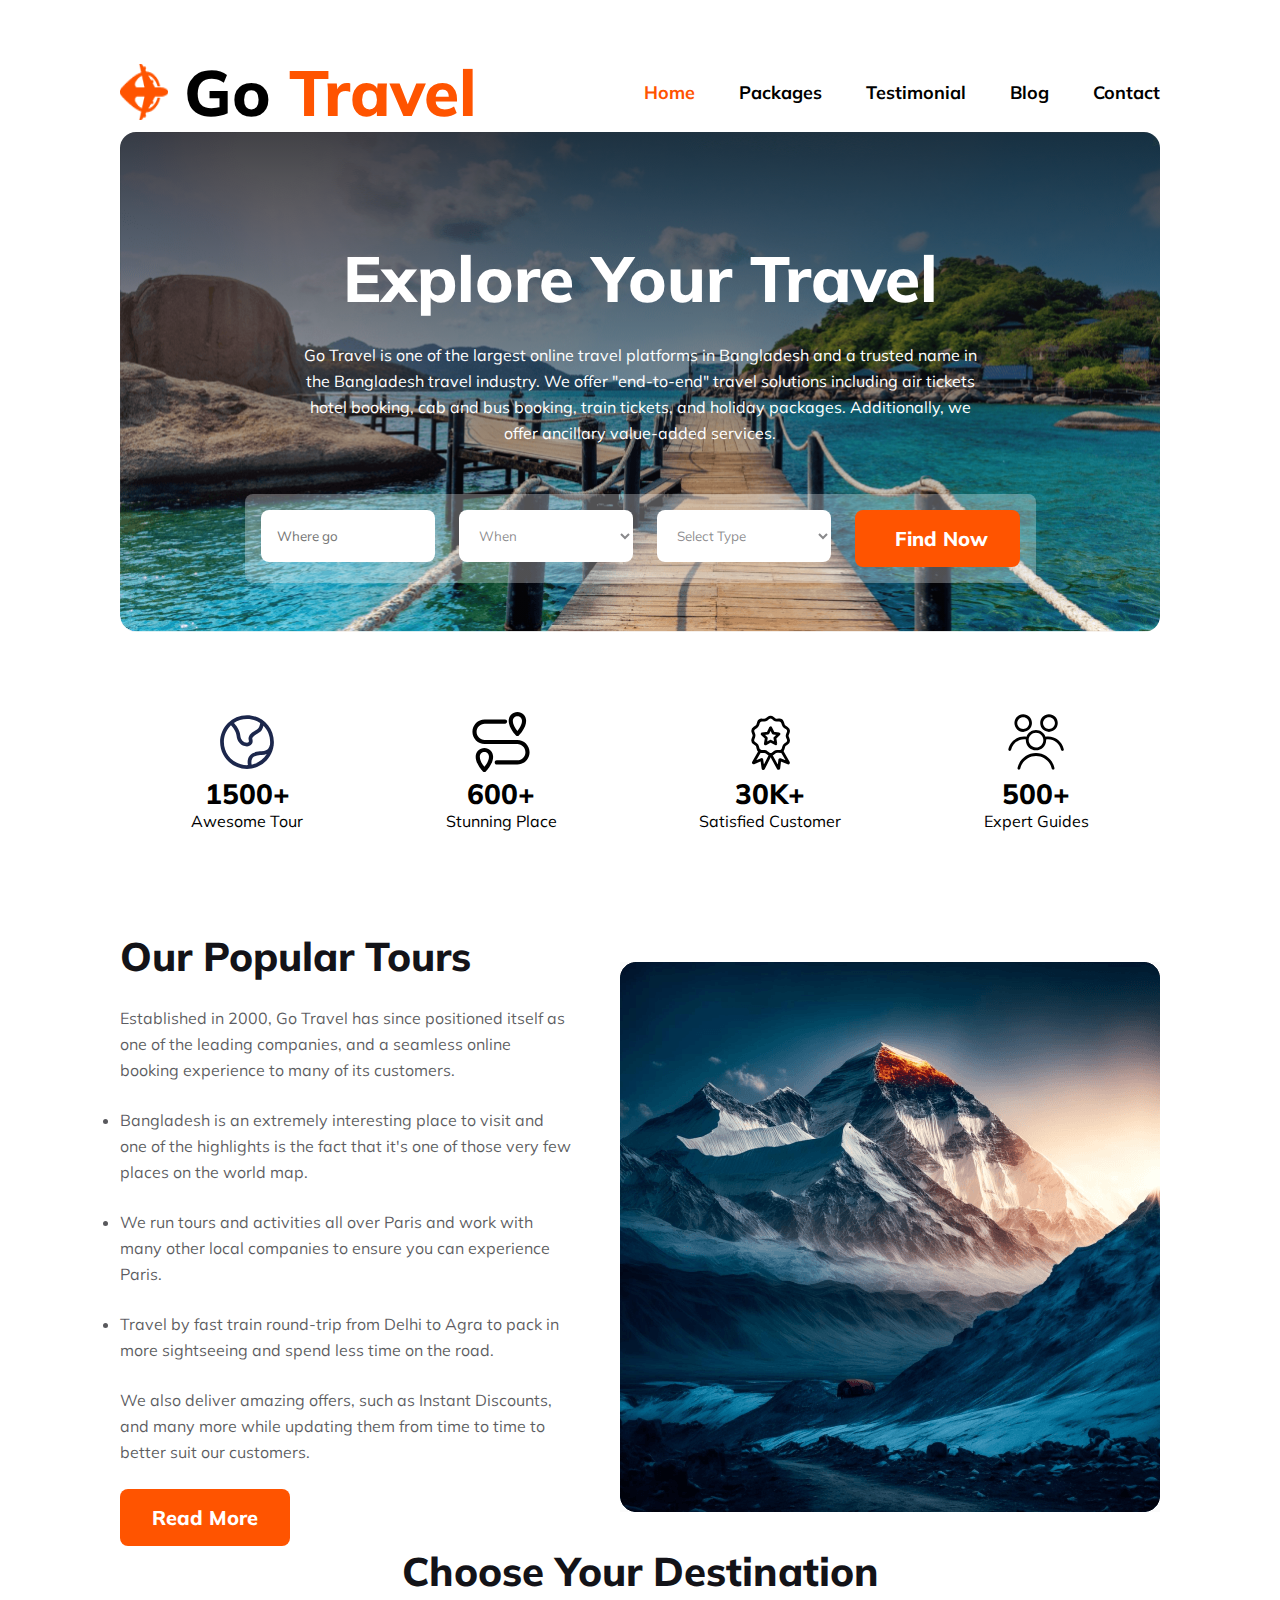
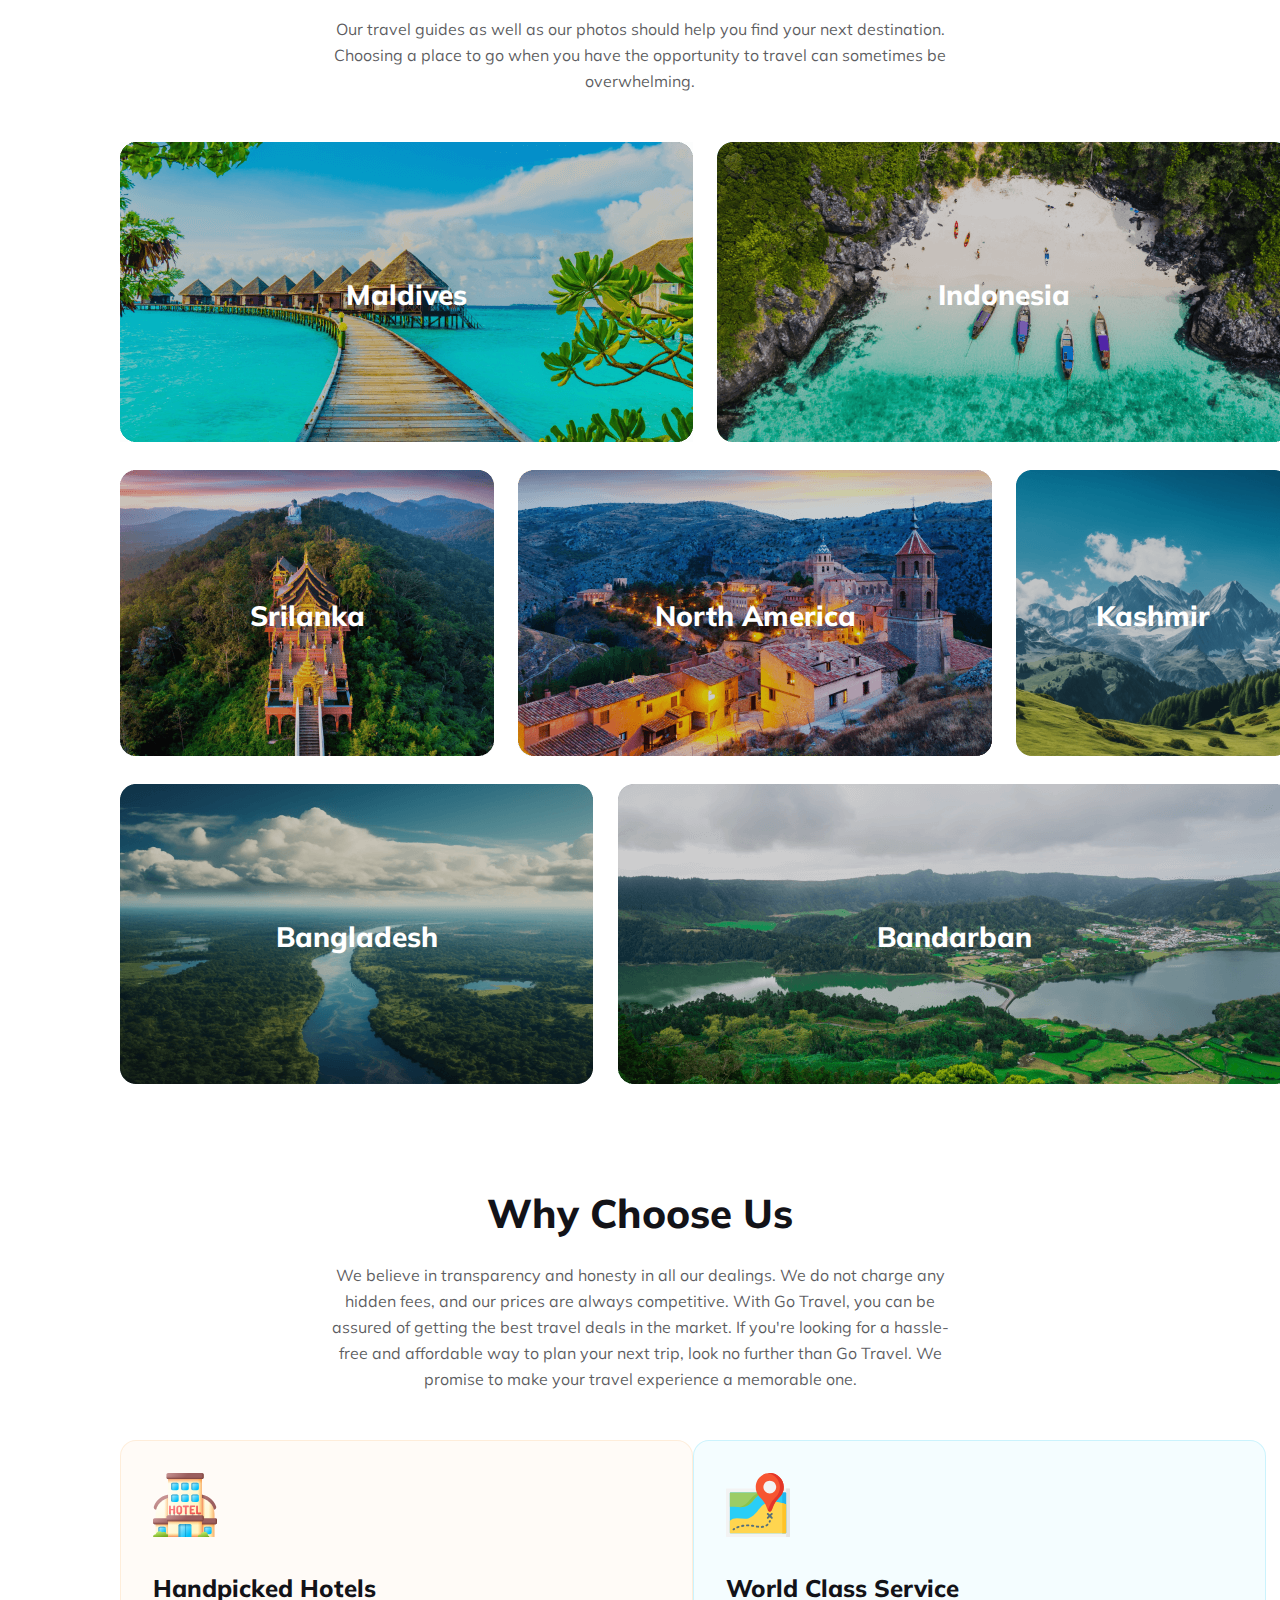
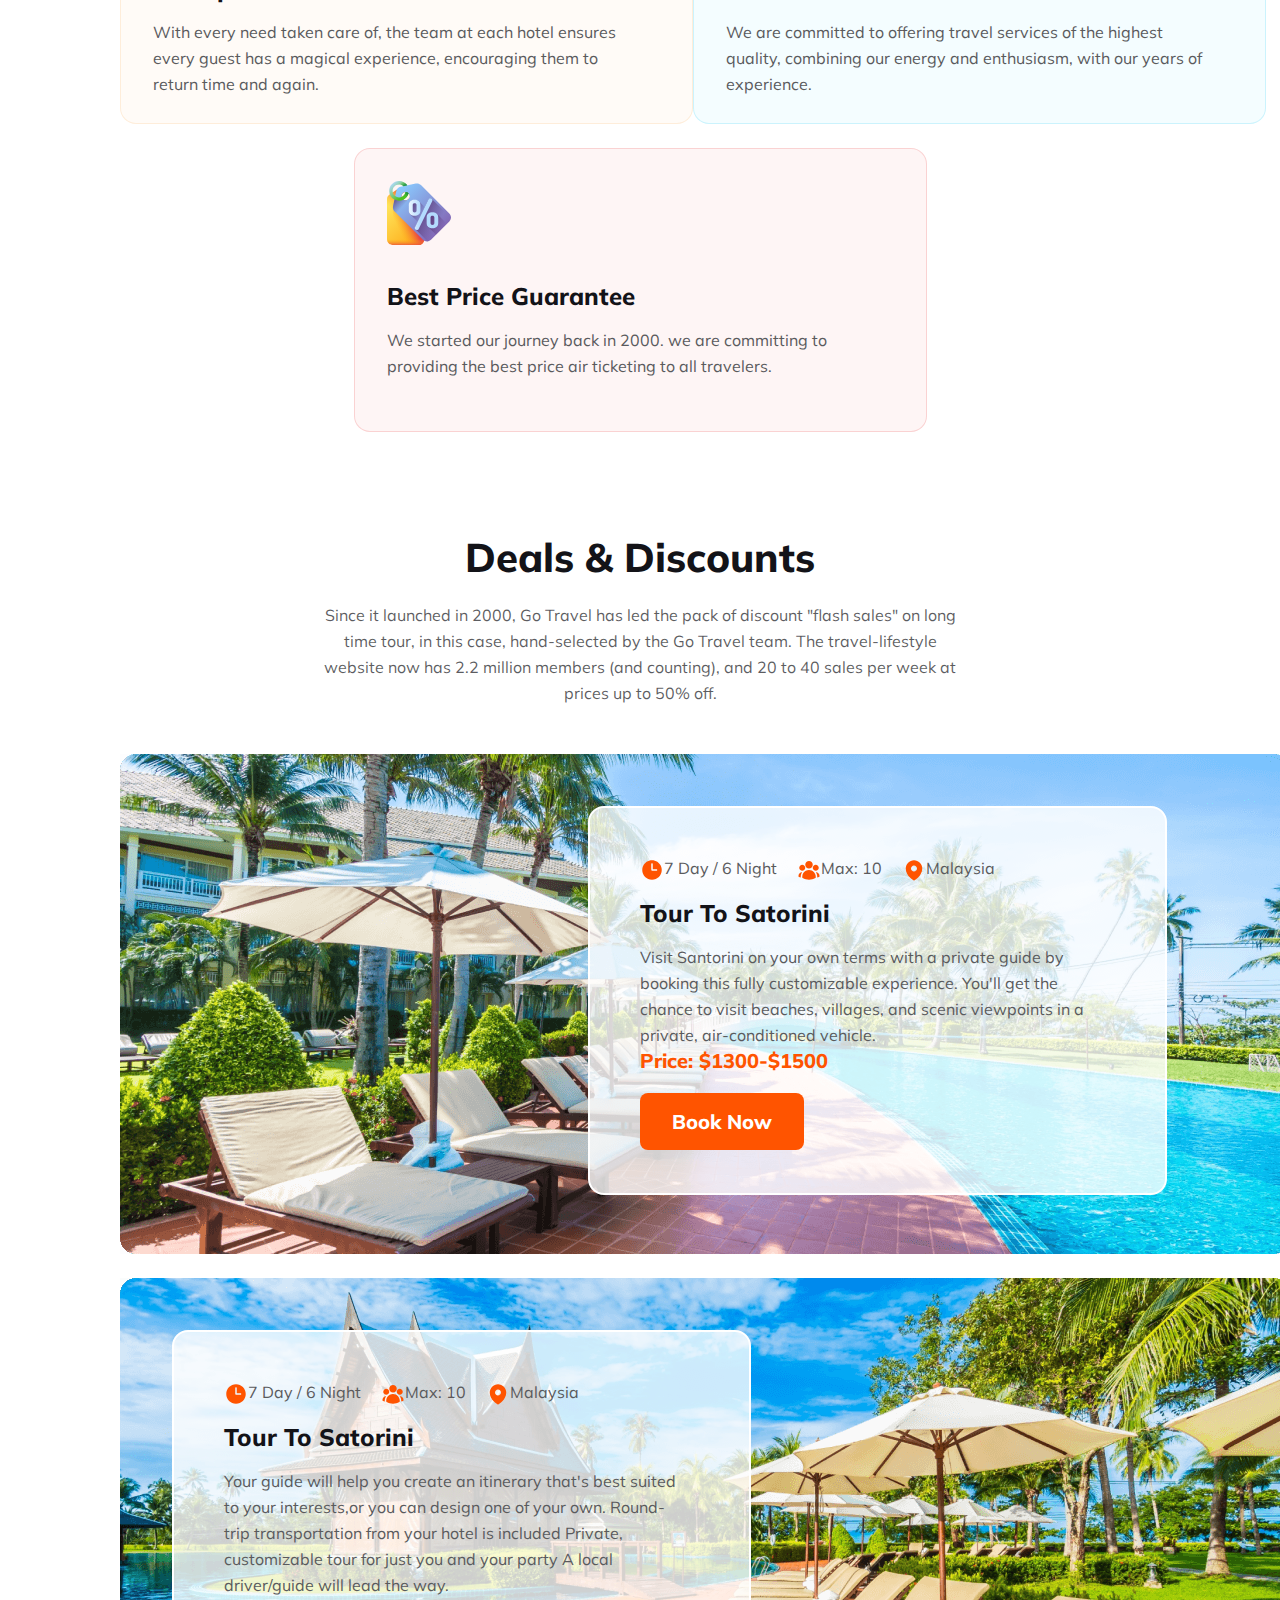
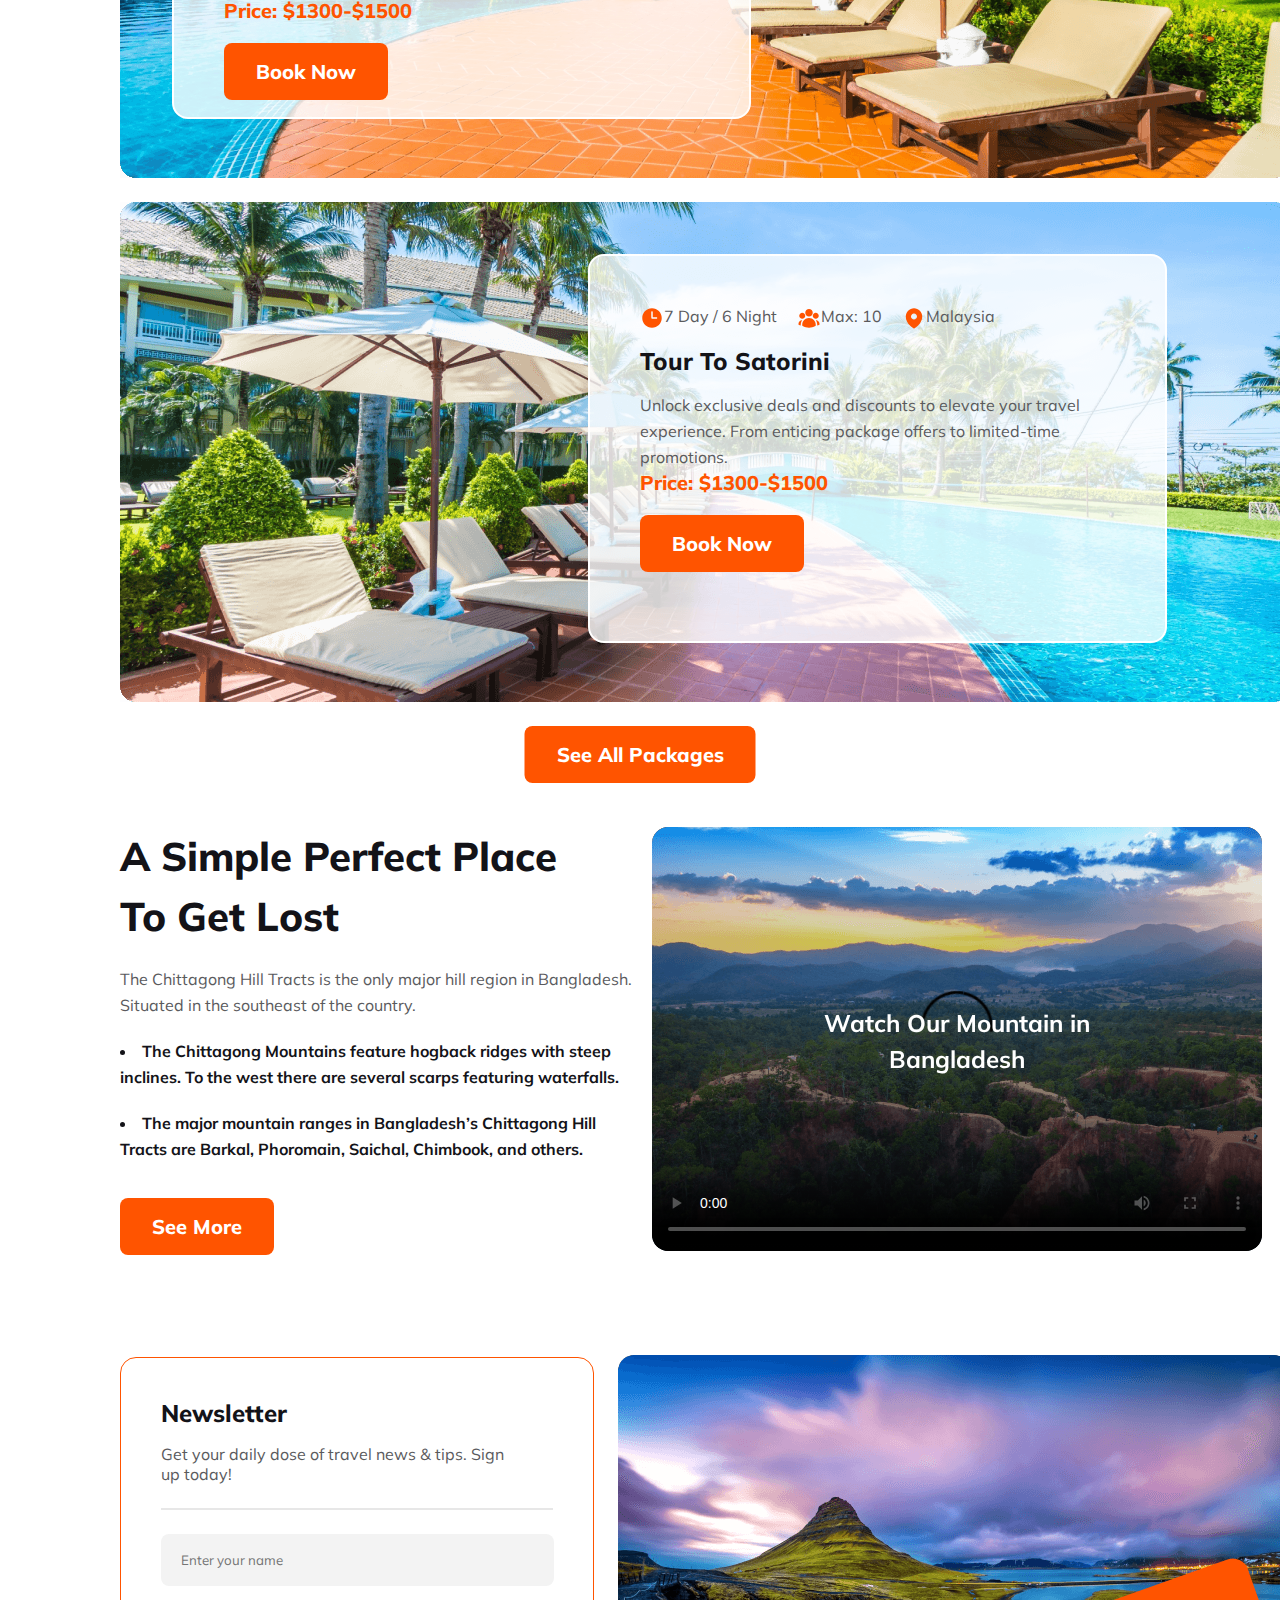
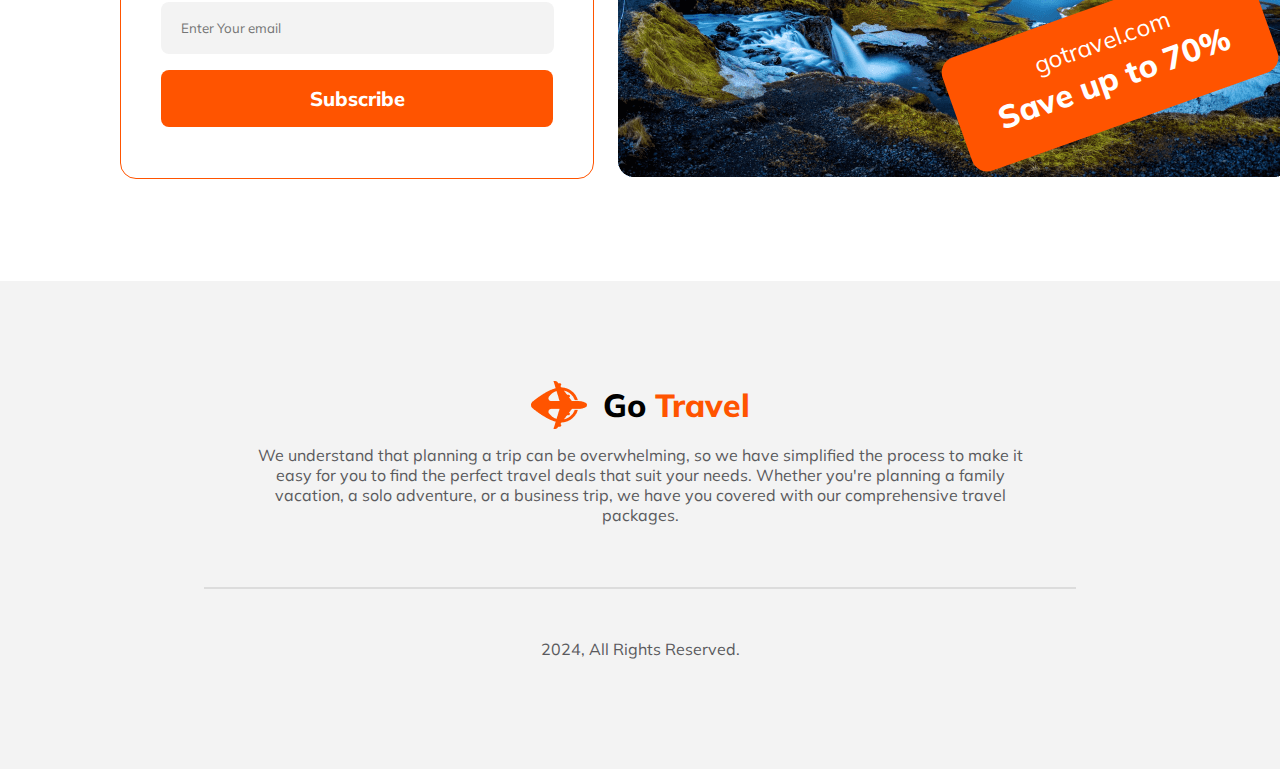
<file: index.html>
<!DOCTYPE html>
<html lang="en">

<head>
    <meta charset="UTF-8">
    <meta name="viewport" content="width=device-width, initial-scale=1.0">
    <title>Go Travel</title>
    <link rel="shortcut icon" href="assets/Images/Group 40071 (2).png" type="image/x-icon">
    <!--CSS style Link-->
    <link rel="stylesheet" href="assets/style/style.css">

    <!--Font Awesome Icon Link-->
    <link rel="stylesheet" href="https://cdnjs.cloudflare.com/ajax/libs/font-awesome/6.5.1/css/all.min.css"
        integrity="sha512-DTOQO9RWCH3ppGqcWaEA1BIZOC6xxalwEsw9c2QQeAIftl+Vegovlnee1c9QX4TctnWMn13TZye+giMm8e2LwA=="
        crossorigin="anonymous" referrerpolicy="no-referrer" />

    <style>
        .container {
            max-width: 1170;
            margin: 0 auto;
        }
    </style>
</head>

<body>
    <header>
        <section>
            <!--Navbar-->
            <nav class="nav">
                <div class="brand">
                    <img src="assets/Images/Group 40071 (2).png" alt="logo">
                    <h1>Go <span class="Outlook" style="color: #ff5400;">Travel</span></h1>
                </div>
                <div class="nav-link">
                    <ul class="item">
                        <li class="active" style="color: #ff5400;">Home</li>
                        <li>Packages</li>
                        <li>Testimonial</li>
                        <li>Blog</li>
                        <li>Contact</li>
                    </ul>
                </div>
                <div class="menubar">
                    <i class="fa-solid fa-bars"></i>
                </div>
            </nav>

        </section>
    </header>

    <main>
        <!---------Banner Section----------->
        <section class="container">
            <div class="banner-content">
                <h1>Explore Your Travel</h1>
                <p>Go Travel is one of the largest online travel platforms in Bangladesh and a trusted name in the
                    Bangladesh travel industry. We offer "end-to-end" travel solutions including air tickets hotel
                    booking, cab and bus booking, train tickets, and holiday packages. Additionally, we offer ancillary value-added services.</p>
                <div class="search-bar">
                    <form action="">
                        <div class="field">
                            <input id="where" type="text" placeholder="Where go">
                        </div>
                        <div class="field">
                            <select name="option" id="select">
                                <option value="1">When</option>
                            </select>
                        </div>
                        <div class="field">
                            <select name="option" id="select">
                                <option value="1">Select Type</option>
                            </select>
                        </div>

                        <div class="field"><button class="btn"><i class="fa-solid fa-magnifying-glass"></i>Find
                                Now</button>
                        </div>
                    </form>
                </div>
            </div>
        </section>
        <!---------Bonus part | Stastic----------->
        <section class="container">
            <div class="stastic-container">
                <div class="stastic-card">
                    <img style="width: 60px; height: 60px;" src="assets/icons/earth.svg" alt="">
                    <h3>1500+</h3>
                    <p>Awesome Tour</p>
                </div>
                <div class="stastic-card">
                    <img style="width: 60px; height: 60px;" src="assets/icons/route.svg" alt="">
                    <h3>600+</h3>
                    <p>Stunning Place</p>
                </div>
                <div class="stastic-card">
                    <img style="width: 60px; height: 60px;" src="assets/icons/badge-svgrepo-com.svg" alt="">
                    <h3>30K+</h3>
                    <p>Satisfied Customer</p>
                </div>
                <div class="stastic-card">
                    <img style="width: 60px; height: 60px;" src="assets/icons/users-svgrepo-com.svg" alt="">
                    <h3>500+</h3>
                    <p>Expert Guides</p>
                </div>
            </div>
        </section>
        <!---------Popular Tours----------->
        <section class="tour-container container ">
            <div class="tour-content ">
                <h2>Our Popular Tours</h2>
                <p>Established in 2000, Go Travel has since positioned itself as one of the leading companies, and a seamless online booking experience to many of its customers.</p>
                <ul>
                    <li>Bangladesh is an extremely interesting place to visit and one of the highlights is the fact that it's one of those very few places on the world map.</li>
                    <li>We run tours and activities all over Paris and work with many other local companies to ensure you can experience Paris.</li>
                    <li>Travel by fast train round-trip from Delhi to Agra to pack in more sightseeing and spend less time on the road.</li>
                </ul>
                <p class="summary">
                    We also deliver amazing offers, such as Instant Discounts, and many more while updating them from time to time to better suit our customers.
                </p>
                <button class="btn">Read More</button>
            </div>
            <div class="tour-img">
                <img src="assets/Images/Rectangle 4.png" alt="">
            </div>
        </section>
        <!---------Choose Your Destination----------->
        <section class="container">
            <div class="destination-container ">
                <h1>Choose Your Destination</h1>
                <p>Our travel guides as well as our photos should help you find your next destination. Choosing a place to go when you have the opportunity to travel can sometimes be overwhelming.</p>
            </div>
            <div class="destination-gallery">
                <div class="country-img item1">
                    <img src="assets/Images/Rectangle 5.png" alt="">
                    <div class="country">Maldives</div>
                </div>
                <div class="country-img item2">
                    <img src="assets/Images/Rectangle 8.png" alt="">
                    <div class="country">Indonesia</div>
                </div>
                <div class="country-img item3">
                    <img src="assets/Images/Rectangle 6.png" alt="">
                    <div class="country">Srilanka</div>
                </div>
                <div class="country-img item4">
                    <img src="assets/Images/Rectangle 7.png" alt="">
                    <div class="country">North America</div>
                </div>
                <div class="country-img item5">
                    <img src="assets/Images/Rectangle 9.png" alt="">
                    <div class="country">Kashmir</div>
                </div>
                <div class="country-img item6">
                    <img src="assets/Images/Rectangle 11.png" alt="">
                    <div class="country">Bangladesh</div>
                </div>
                <div class="country-img item7">
                    <img src="assets/Images/Rectangle 10.png" alt="">
                    <div class="country">Bandarban</div>
                </div>
            </div>
        </section>
        <!----------Why Choose Us---------->
        <section class="choose-us-container container">
            <div class="choose-us-content">
                <h1>Why Choose Us</h1>
                <p>We believe in transparency and honesty in all our dealings. We do not charge any hidden fees, and our prices are always competitive. With Go Travel, you can be assured of getting the best travel deals in the market. If you're looking for a hassle-free and affordable way to plan your next trip, look no further than Go Travel. We promise to make your travel experience a memorable one.</p>
            </div>
            <div class="card-container">
                <div class="choose-card">
                    <div class="card card-1">
                        <img src="assets/icons/hotel 1.svg" alt="">
                        <h3>Handpicked Hotels</h3>
                        <p>With every need taken care of, the team at each hotel ensures every guest has a magical
                            experience, encouraging them to return time and again.</p>
                    </div>
                    <div class="card card-2">
                        <img src="assets/icons/map 1.svg" alt="">
                        <h3>World Class Service</h3>
                        <p>We are committed to offering travel services of the highest quality, combining our energy and enthusiasm, with our years of experience.</p>
                    </div>
                </div>
                <div class="card card-3">
                    <img src="assets/icons/price-tag 1.svg" alt="">
                    <h3>Best Price Guarantee</h3>
                    <p>We started our journey back in 2000. we are committing to providing the best price air ticketing to all travelers.
                    </p>
                </div>
            </div>
        </section>

        <!---------Deals and Discount----------->
        <section class="deals container">
            <div class="dicount">
                <h1 style="text-align: center;">Deals & Discounts</h1>
                <p>Since it launched in 2000, Go Travel has led the pack of discount "flash sales" on long time tour, in this case, hand-selected by the Go Travel team. The travel-lifestyle website now has 2.2 million members (and counting), and 20 to 40 sales per week at prices up to 50% off.</p>
            </div>
            <div class="deal-card">
                <div class="deal-container">
                    <div class="deal-img">
                        <img src="assets/Images/Group 39.png" alt="">
                    </div>
                    <div class="deal-icon1">
                        <div class="icons">
                            <div class="icon">
                                <img src="assets/icons/clock.svg" alt="">
                                <p>7 Day / 6 Night</p>
                            </div>
                            <div class="icon">
                                <img src="assets/icons/visitor.svg" alt="">
                                <p>Max: 10</p>
                            </div>
                            <div class="icon">
                                <img src="assets/icons/location.svg" alt="">
                                <p>Malaysia</p>
                            </div>
                        </div>
                        <div class="deal-info">
                            <h2>Tour To Satorini</h2>
                            <p>Visit Santorini on your own terms with a private guide by booking this fully customizable experience. You'll get the chance to visit beaches, villages, and scenic viewpoints in a private, air-conditioned vehicle.</p>
                            <h3>Price: $1300-$1500</h3>
                            <button class="btn">Book Now</button>
                           
                        </div>
                    </div>
                </div>
                <div class="deal-container">
                    <div class="deal-img">
                        <img src="assets/Images/Group 40.png" alt="">
                    </div>
                    <div class="deal-icon2">
                        <div class="icons">
                            <div class="icon">
                                <img src="assets/icons/clock.svg" alt="">
                                <p>7 Day / 6 Night</p>
                            </div>
                            <div class="icon">
                                <img src="assets/icons/visitor.svg" alt="">
                                <p>Max: 10</p>
                            </div>
                            <div class="icon">
                                <img src="assets/icons/location.svg" alt="">
                                <p>Malaysia</p>
                            </div>
                        </div>
                        <div class="deal-info">
                            <h2>Tour To Satorini</h2>
                            <p>Your guide will help you create an itinerary that's best suited to your interests,or you can design one of your own. Round-trip transportation from your hotel is included Private, customizable tour for just you and your party A local driver/guide will lead the way.</p>
                            <h3>Price: $1300-$1500</h3>
                            <button class="btn">Book Now</button>
                        </div>
                    </div>
                </div>
                <div class="deal-container">
                    <div class="deal-img">
                        <img src="assets/Images/Group 39.png" alt="">
                    </div>
                    <div class="deal-icon3">
                        <div class="icons">
                            <div class="icon">
                                <img src="assets/icons/clock.svg" alt="">
                                <p>7 Day / 6 Night</p>
                            </div>
                            <div class="icon">
                                <img src="assets/icons/visitor.svg" alt="">
                                <p>Max: 10</p>
                            </div>
                            <div class="icon">
                                <img src="assets/icons/location.svg" alt="">
                                <p>Malaysia</p>
                            </div>
                        </div>
                        <div class="deal-info">
                            <h2>Tour To Satorini</h2>
                            <p>Unlock exclusive deals and discounts to elevate your travel experience. From enticing
                                package
                                offers to limited-time promotions.</p>
                            <h3>Price: $1300-$1500</h3>
                            <button class="btn">Book Now</button>
                    </div>
                    </div>
                    </div>
                    </div>
                    
                    <div class="all-package">
                        <div class="btn-container">
                            <button class="btn pack-btn">
                                See All Packages
                            </button>
                        </div>
                    
                    </div>
                    
                    </section>
        
        <!-------Perfect Place  to get lost------------->
        <section class="perfect-place container">
            <div class="place-content">
                <h2>A Simple Perfect Place To Get Lost </h2>
                <p>The Chittagong Hill Tracts is the only major hill region in Bangladesh. Situated in the southeast of the country.</p>

                <ul>
                    <li>
                        The Chittagong Mountains feature hogback ridges with steep inclines. To the west there are
                        several scarps featuring waterfalls.</li>
                    <li>
                        The major mountain ranges in Bangladesh’s Chittagong Hill Tracts are Barkal, Phoromain, Saichal, Chimbook, and others.
                    </li>
                </ul>
                <button class="btn" style="margin-top: 1rem;">See More</button>
            </div>
            <div class="video-container">
                <div class="place-img">
                    <video width="610" height="424" poster="assets/Images/Group 40089.png" controls>
                        <source src="https://youtu.be/Cn4G2lZ_g2I?si=lQw-Pm9pwRIGjS1l" type="video/mime">
                    </video>
                    <div class="video-title">
                        <h3>Watch Our Mountain in Bangladesh</h3>
                    </div>
                </div>

            </div>
        </section>
        <!-------Newsletter------------->
        <section class="newsletter-container container">
            <div class="news-form">
                <h3>Newsletter</h3>
                <p>Get your daily dose of travel news & tips. Sign up today!</p>
                <hr>
                <input class="input" type="text" class="name" placeholder="Enter your name">
                <input class="input" type="email" class="email" placeholder="Enter Your email">
                <button class="btn sub"> Subscribe</button>
            </div>
            <div class="news-img">
                <img src="assets/Images/Rectangle 8 (1).png" alt="">
                <div class="offer">
                    <p>gotravel.com</p>
                    <h3>Save up to 70%</h3>
                </div>
            </div>
        </section>
    </main>
    <!--------Footer------------>
    <footer>
        <div class="footer-brand">
            <img src="assets/Images/Group 40071 (2).png" alt="">
            <h2>Go <span class="Outlook" style="color: #ff5400;">Travel</span></h2>
        </div>
        <p class="about">We understand that planning a trip can be overwhelming, so we have simplified the process to make it easy for you to find the perfect travel deals that suit your needs. Whether you're planning a family vacation, a solo adventure, or a business trip, we have you covered with our comprehensive travel packages.
        </p>
        <div class="footer-social">
            <i class="fa-brands fa-twitter"></i>
            <i class="fa-brands fa-facebook-f"></i>
            <i class="fa-brands fa-instagram"></i>
            <i class="fa-brands fa-github"></i>
        </div>
        <hr>
        <p class="copyrights">2024, All Rights Reserved.</p>
    </footer>
</body>

</html>
</file>
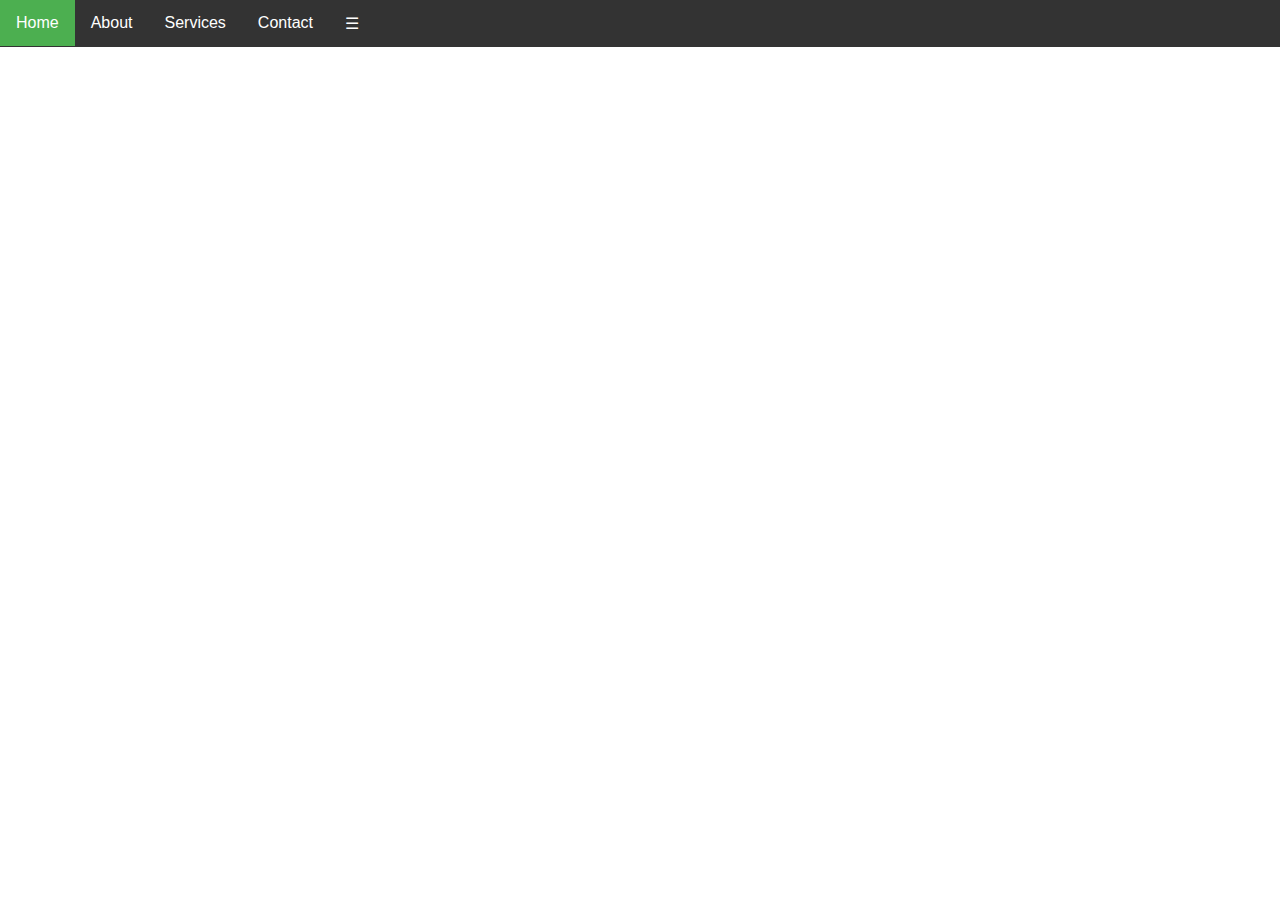
<file: test.html>
<!DOCTYPE html>
<html lang="en">

<head>
  <meta charset="UTF-8">
  <meta name="viewport" content="width=device-width, initial-scale=1.0">
  <style>
    body {
      margin: 0;
      font-family: Arial, sans-serif;
    }

    .navbar {
      background-color: #333;
      overflow: hidden;
    }

    .navbar a {
      float: left;
      display: block;
      color: white;
      text-align: center;
      padding: 14px 16px;
      text-decoration: none;
    }

    .navbar a:hover {
      background-color: #ddd;
      color: black;
    }

    .navbar a.active {
      background-color: #4CAF50;
      color: white;
    }

    @media screen and (max-width: 600px) {
      .navbar a:not(:first-child) {
        display: none;
      }

      .navbar a.icon {
        float: right;
        display: block;
      }

      .navbar.responsive a.icon {
        position: absolute;
        right: 0;
        top: 0;
      }

      .navbar.responsive a {
        display: block;
        text-align: left;
        width: 100%;
        box-sizing: border-box;
      }
    }
  </style>
</head>

<body>

  <div class="navbar" id="myNavbar">
    <a href="#home" class="active">Home</a>
    <a href="#about">About</a>
    <a href="#services">Services</a>
    <a href="#contact">Contact</a>
    <a href="javascript:void(0);" class="icon">&#9776;</a>
  </div>

</body>

</html>
</file>
<file: assets/style/style.css>
/* Google fonts*/
@import url('https://fonts.googleapis.com/css2?family=Mulish:ital,wght@0,200..1000;1,200..1000&display=swap');
* {
    margin: 0;
    padding: 0;
    box-sizing: border-box;
    font-family: "Mulish", sans-serif;
    font-style: normal;
}
/*Root Style*/
:root {
    /*Tipography and font Size*/
    --normal-text: 1rem;
    --font-18: 1.125rem;
    --font-20: 1.25rem;
    --font-24: 1.5rem;
    --font-28: 1.75rem;
    --heading-3: 2rem;
    --heading-2: 2.5rem;
    --heading-1: 4rem;
    /*Color*/
    --text-white: #fff;
    --text-black: #131318;
    --text-orange: #ff5400;
    --text-gray: rgba(19, 19, 24, 0.50);
    --text-dark-gray: #5A5A5D;
}
/*Re-useable Style*/
section {
    max-width: 1170px;
    width: 81.25%;
    margin: 0 auto;
}
.hidden {
    display: none;
}
.nav-link ul li {
    list-style: none;
}
.nav {
    display: flex;
    align-items: center;
    justify-content: space-between;
    padding-top: 52px;
}
.brand {
    display: flex;
    align-items: center;
    column-gap: 1rem;
}
.brand h1 {
    font-size: var(--heading-1);
    font-weight: 800;
}
.brand img {
    width: 48px;
    height: 56.008px;
}
.nav-link ul {
    display: flex;
    font-size: var(--font-18);
    font-weight: 700;
    text-align: center;
    column-gap: 44px;
    align-items: center;
}
.menubar {
    display: none;
}
/*Banner Section*/
.banner-content {
    background-image: linear-gradient(180deg, rgba(19, 19, 24, 0.80) 0%, rgba(19, 19, 24, 0.00) 100%), url(../Images/Group\ 13a.png);
    background-size: cover;
    height: 500px;
    background-repeat: no-repeat;
    position: relative;
    text-align: center;
    border-radius: 16px;
}
.banner-content h1 {
    color: var(--text-white);
    font-size: var(--heading-1);
    padding-top: 106px;
    font-weight: 800;
}
.banner-content p {
    width: 676px;
    color: #FFF;
    font-weight: 400;
    line-height: 26px;
    font-size: var(--normal-text);
    margin: 0 auto;
    padding-top: 1.5rem;
    padding-bottom: 3rem;
}
.search-bar {
    display: inline-flex;
    border-radius: 8px;
    background: rgba(255, 255, 255, 0.30);
    padding: 1rem;
}
form {
    display: flex;
    /* flex-direction: colum; */
    column-gap: 1.5rem;
}
form #where,
form #select {
    width: 174px;
    height: 52px;
    flex-shrink: 0;
    border-radius: 8px;
    border: none;
    padding: 1rem;
    color: rgba(19, 19, 24, 0.50);
    background-color: #FFF;
}
.fa-solid {
    padding-right: 0.5rem;
    width: 24px;
}
.tour-container {
    display: flex;
    padding-top: 100px;
    align-items: center;
    justify-content: space-between;
    column-gap: 3rem;
}
.tour-container h2 {
    font-size: var(--heading-2);
    color: var(--text-black);
    font-weight: 800;
    padding-bottom: 1.5rem;
}
.tour-container p,
.tour-container ul>li {
    color: rgba(19, 19, 24, 0.70);
    font-size: 1rem;
    font-weight: 400;
    line-height: 26px;
    /* 162.5% */
}
.tour-container p {
    padding-bottom: 1.5rem;
}
.tour-container ul>li {
    padding-bottom: 1.5rem;
}
.btn {
    color: #FFF;
    font-size: var(--font-20);
    font-weight: 800;
    padding: 1rem 2rem;
    background-color: var(--text-orange);
    border-radius: 8px;
    border: none;
}
/*Bonus part | Stastic*/
.stastic-container {
    text-align: center;
    display: flex;
    align-items: center;
    justify-content: space-around;
    padding-top: 5rem;
}
.stastic-container h3 {
    font-weight: 800;
    font-size: var(--font-28);
}
.stastic-container
/*Choose Your Destination*/
.destination-container {
    padding-top: 100px;
    text-align: center;
}
.destination-container h1 {
    color: #131318;
    text-align: center;
    font-size: 40px;
    font-weight: 800;
    line-height: normal;
    padding-bottom: 1.25rem;
}
.destination-container p {
    margin: 0 auto;
    width: 643px;
    color: rgba(19, 19, 24, 0.70);
    text-align: center;
    font-size: 16px;
    font-weight: 400;
    line-height: 26px;
    /* 162.5% */
    padding-bottom: 3rem;
}
.country-img {
    position: relative;
    text-align: center;
    color: white;
    /* background: linear-gradient(0deg, rgba(19, 19, 24, 0.20) 0%, rgba(19, 19, 24, 0.20) 100%), lightgray 50% / cover no-repeat; */
}
.country {
    position: absolute;
    top: 50%;
    left: 50%;
    transform: translate(-50%, -50%);
    color: #FFF;
    text-align: center;
    font-size: 28px;
    font-weight: 800;
}
.destination-gallery {
    display: grid;
    grid-template-areas:
        'item1 item1 item1 item1 item1 item1 item2 item2 item2 item2 item2 item2'
        'item3 item3 item3 item3 item4 item4 item4 item4 item4 item5 item5 item5'
        'item6 item6 item6 item6 item6 item7 item7 item7 item7 item7 item7 item7';
    gap: 1.5rem;
}
.item1 {
    grid-area: item1;
}
.item2 {
    grid-area: item2;
}
.item3 {
    grid-area: item3;
}
.item4 {
    grid-area: item4;
}
.item5 {
    grid-area: item5;
}
.item6 {
    grid-area: item6;
}
.item7 {
    grid-area: item7;
}
/*Why choose us*/
.choose-us-container {
    padding-bottom: 100px;
}
.choose-us-content {
    text-align: center;
    padding-top: 100px;
}
.choose-us-content h1 {
    color: var(--text-black);
    font-weight: 800;
    font-size: var(--heading-2);
    padding-bottom: 1.5rem;
}
.choose-us-content p {
    width: 643px;
    margin: 0 auto;
    color: rgba(19, 19, 24, 0.70);
    text-align: center;
    font-size: 1rem;
    font-weight: 400;
    line-height: 26px;
    /* 162.5% */
    padding-bottom: 3rem;
}
.card h3 {
    padding-top: 2rem;
    padding-bottom: 1rem;
    color: #131318;
    font-size: 24px;
    font-weight: 800;
}
.card p {
    width: 486px;
    color: #5A5A5D;
    font-size: 16px;
    font-weight: 400;
    line-height: 26px;
    /* 162.5% */
}
.choose-card {
    display: flex;
    justify-content: space-around;
}
.card {
    width: 573px;
    height: 284px;
    flex-shrink: 0;
    padding: 2rem;
    border-radius: 16px;
}
.card-1 {
    border: 1px solid rgba(251, 181, 99, 0.20);
    background: rgba(251, 181, 99, 0.05);
}
.card-2 {
    border: 1px solid rgba(41, 206, 246, 0.20);
    background: rgba(41, 206, 246, 0.05);
}
.card-3 {
    position: relative;
    margin: 0 auto;
    margin-top: 1.5rem;
    border: 1px solid rgba(233, 68, 68, 0.20);
    background: rgba(233, 68, 68, 0.05);
}
/*Deals And Discount*/
.dicount h1 {
    color: #131318;
    text-align: center;
    font-size: 40px;
    font-weight: 800;
    padding-bottom: 1.25rem;
}
.deal-container {
    position: relative;
    padding-bottom: 1.25rem;
}
.dicount p {
    width: 643px;
    color: rgba(19, 19, 24, 0.70);
    text-align: center;
    font-size: 1rem;
    margin: 0 auto;
    font-weight: 400;
    line-height: 26px;
    /* 162.5% */
    padding-bottom: 3rem;
}
.deal-img img {
    width: 1170px;
    height: 500px;
    flex-shrink: 0;
    /* position: relative; */
    background-repeat: no-repeat;
    background-size: cover;
}
.deal-icon1,
.deal-icon3 {
    position: absolute;
    width: 579px;
    height: 389px;
    top: 10%;
    left: 45%;
    border-radius: 16px;
    border: 2px solid #FFF;
    background: rgba(255, 255, 255, 0.80);
    padding: 50px;
}
.deal-icon2 {
    position: absolute;
    width: 579px;
    height: 389px;
    top: 10%;
    left: 5%;
    border-radius: 16px;
    border: 2px solid #FFF;
    background: rgba(255, 255, 255, 0.80);
    padding: 50px;
}
.deal-info h2 {
    color: #131318;
    font-size: 24px;
    font-weight: 800;
    padding-bottom: 1rem;
    padding-top: 16px;
}
.deal-info p {
    width: 452px;
    color: #5A5A5D;
    font-size: 1rem;
    font-weight: 400;
    line-height: 26px;
    /* 162.5% */
}
.deal-info h3 {
    color: #FF5400;
    font-size: 20px;
    font-weight: 800;
    padding-bottom: 1.25rem;
}
.icon {
    display: flex;
}
.icon img {
    width: 24px;
    height: 24px;
    flex-shrink: 0;
}
.icon p {
    color: #5A5A5D;
    font-size: 16px;
    font-weight: 400;
}
.icons {
    display: flex;
    flex-direction: row;
    column-gap: 1.25rem;
}

.all-package{
    position: relative;
}

.btn-container{
    position: absolute;
    left: 50%;
    transform: translateX(-50%);
}
/*Perfet place to get lost*/
.perfect-place {
    display: flex;
    align-items: center;
    justify-content: space-between;
    padding-top: 100px;
    padding-bottom: 100px;
}
.place-content h2 {
    width: 448px;
    color: #131318;
    font-size: 40px;
    font-weight: 800;
    line-height: 60px;
    /* 150% */
    padding-bottom: 1.25rem;
}
.place-content p {
    width: 532px;
    color: #5A5A5D;
    font-size: 16px;
    font-weight: 400;
    line-height: 26px;
    /* 162.5% */
    padding-bottom: 1.25rem;
}
.place-content ul li {
    list-style: inside;
    width: 518px;
    color: #131318;
    font-size: 16px;
    font-weight: 700;
    line-height: 26px;
    /* 162.5% */
    margin-bottom: 1.25rem;
}
.place-img {
    position: relative;
}
video {
    border-radius: 1rem;
    background: linear-gradient(180deg, #131318 -31.96%, rgba(19, 19, 24, 0.00) 100%);
}
.video-title h3 {
    position: absolute;
    width: 276px;
    color: #fff;
    text-align: center;
    font-size: 24px;
    font-weight: 700;
    line-height: 36px;
    /* 150% */
    top: 50%;
    left: 50%;
    transform: translate(-50%, -50%);
}
/*Newsletter*/
.newsletter-container {
    display: flex;
    align-items: center;
    justify-content: space-between;
    column-gap: 1.5rem;
    padding-bottom: 100px;
}
.news-form {
    display: flex;
    flex-direction: column;
    border-radius: 16px;
    border: 1px solid #FF5400;
    width: 474px;
    height: 422px;
    flex-shrink: 0;
    padding: 40px;
}
.news-form h3 {
    font-size: var(--font-24);
    font-weight: 800;
    color: #131318;
    padding-bottom: 1rem;
}
.news-form p {
    width: 350px;
    color: #5A5A5D;
    font-size: 1rem;
    padding-bottom: 1.5rem;
}
hr {
    border: 1px solid rgba(19, 19, 24, 0.10);
    margin-bottom: 1.5rem;
}
.input {
    border-radius: 8px;
    background: rgba(19, 19, 24, 0.05);
    width: 393px;
    height: 52px;
    flex-shrink: 0;
    border: none;
    margin-bottom: 1rem;
    padding: 1rem 1.25rem;
}
/* .name,
.email {
    margin-bottom: 1rem;
    padding: 1rem 1.25rem;
} */
.news-img {
    position: relative;
}
.offer {
    position: absolute;
    top: 250px;
    left: 330px;
    width: 324px;
    height: 120px;
    transform: rotate(-19.628deg);
    flex-shrink: 0;
    border-radius: 16px;
    background: #FF5400;
}
.offer p {
    color: #FFF;
    text-align: center;
    font-size: 24px;
    font-weight: 400;
    padding-top: 1.25rem;
    padding-bottom: 3px;
}
.offer h3 {
    color: #FFF;
    font-size: 32px;
    font-weight: 800;
    line-height: normal;
    text-align: center;
}
/*Footer*/
footer {
    text-align: center;
    background-color: rgba(19, 19, 24, 0.05);
    padding-top: 100px;
}
.footer-brand {
    display: flex;
    margin: 0 auto;
    /* padding-left: 600px; */
    align-items: center;
    justify-content: center;
    column-gap: 1rem;
    padding-bottom: 1rem;
}
.footer-brand h2 {
    font-size: 2rem;
    font-weight: 800;
}
footer p {
    margin: 0 auto;
    width: 769px;
    font-size: var(--normal-text);
    color: #5A5A5D;
    padding-bottom: 2rem;
}
.footer-social .fa-brands {
    font-size: 1.5rem;
    margin-left: 0.75rem;
    margin-bottom: 50px;
}
footer hr {
    width: 872px;
    margin: 0 auto;
}
.copyrights {
    padding-top: 50px;
    padding-bottom: 110px;
}
@media screen and (max-width: 576px) {
    body {
        /* border: 3px solid red; */
        margin: 0 auto;
    }
    /* section {
        max-width: 600px;
        margin: 0 auto;
        padding: 20px;
    } */
     section .container{
        max-width: 309px !important;
        width: 90%;
    }
    .tour-content h2,
    .destination-container h1,
    .choose-us-content h1,
    .place-content h2 {
        font-size: 20px;
    }
    .tour-content p,
    .tour-content ul li,
    .destination-container p,
    .choose-us-content p,
    .card p {
        font-size: 14px;
        line-height: 24px;
    }
    .brand img{
        width: 28.724px;
        height: 33.516px;
        flex-shrink: 0;
    }
    .nav{
        padding-bottom: 1rem;
    }
    .brand h1 {
        font-size: 21.543px;
        font-weight: 800;
    }
    .nav-link {
        display: none;
    }
    .menubar {
        display: block;
        width: 24px;
        height: 24px;
    }
    .banner-content {
        width: 100%;
        height: 700px;
        object-fit: fit;
    }
    .banner-content h1 {
        font-size: 22px;
    }
    .banner-content p {
        width: 304px;
        font-size: 14px;
    }
    form {
        display: flex;
        flex-direction: column;
        row-gap: 1rem;
        width: 287px;
    }
    form #where,
    form #select {
        width: 255px;
        height: 52px;
        flex-shrink: 0;
    }
    /*Bonus part*/
    .stastic-container {
        display: grid;
        grid-template-columns: repeat(2, 1fr);
        column-gap: 1rem;
        row-gap: 1rem;
    }
    .stastic-container h3 {
        font-size: 1.25rem;
    }
    .stastic-card img {
        width: 50px;
        height: 50px;
    }
    /*Our popular tour*/
    .tour-container {
        display: flex;
        flex-direction: column;
        row-gap: 1.5rem;
    }
    .tour-img img {
        width: 335px;
        height: 342px;
    }

    /*choose your destination*/
    .destination-container p,
    .choose-us-content p {
        width: 309px;
    }
    /*Image gellary*/
    .destination-container {
        padding-top: 1.5rem;
    }
    .destination-gallery {
        display: grid;
        grid-template-areas:
            'item1'
            'item2'
            'item3'
            'item4'
            'item5'
            'item6'
            'item7';
        gap: 1.5rem;
    }
    .country-img img {
        width: 100%;
        border-radius: 16px;
        object-fit: cover;
        height: 175.393px;
    }

    /*Why Choose Us*/
    .card {
        width: 335px;
        height: 289px;
        flex-shrink: 0;
    }
    .choose-card {
        align-items: center;
    }
    .card p {
        width: 271px;
    }
    .card h3 {
        font-size: 20px;
    }
    .choose-card {
        flex-direction: column;
        gap: 1rem;
        object-fit: cover;
    }
    .card-3 {
        margin-top: 1rem;
    }
    /*Deals and Discount*/
    .dicount h1 {
        font-size: 20px;
        padding-bottom: 1rem;
    }
    .dicount p {
        font-size: 14px;
        width: 309px;
        margin: 0 auto;
    }
    .deal-container {
        width: 463px;
        height: 500px;
        flex-shrink: 0;
        border-radius: 16px;
        margin-bottom: 1rem;
    }
    .deal-img img {
        width: 463px;
        height: 500px;
        object-fit: cover;
        border-radius: 16px;
    }
    .icons {
        display: inline-block;
    }
    .deal-icon1, .deal-icon2, .deal-icon3 {
        width: 303px;
        height: 297px;
        flex-shrink: 0;
        padding: 26px 25px;
        top: 30%;
        left: 20%;
    }
    .deal-info h2 {
        font-size: 20px;
        padding-bottom: 8px;
    }
    .deal-info p {
        font-size: 14px;
        width: 254px;
    }
    .deal-info h3 {
        font-size: 16px;
        padding-bottom: 1rem;
    }
    .btn {
        font-size: 18px;
        padding: 8px 20px;
    }

    .pack-btn{
        display: hidden;
    }
    /* .deal-icon1, .deal-icon2, .deal-icon3{
        width: 303px;
        height: 297px;
        flex-shrink: 0;
    }
    .deal-img img{
        width: 335px;
        height: 500px;
        flex-shrink: 0;
        object-fit: fit;
    }
    .icon{
        flex-direction: column;
    } */

/*Perfect place to get lost*/
    .perfect-place {
        flex-direction: column;
        width: 309px;
        /* margin: 0 20px; */
    }
    .place-content h2 {
        width: 248px;
        line-height: 30px;
    }
    .place-content p,
    .place-content ul li {
        font-size: 14px;
        line-height: 24px;
        width: 463px;
    }
    .place-content {
        padding-bottom: 1.5rem;
    }
    video {
        width: 474px;
        height: 300px;
        flex-shrink: 0;
    }
    .poster {
        background-size: cover;
        background-position: center;
        object-fit: fill;
    }

  /*Newsletter*/
  .newsletter-container {
    flex-direction: column;
  }

  .news-form {
    margin-bottom: 1rem;
  }

    /*Newsletter*/
    .news-img img {
        width: 474px;
        height: 300px;
        flex-shrink: 0;
    }
    .offer {
        top: 190px;
        left: 250px;
        width: 214.023px;
        height: 79.268px;
        transform: rotate(-19.628deg);
        flex-shrink: 0;
    }
    .offer p {
        font-size: 15.854px;
    }
    .offer h3 {
        font-size: 21.138px;
    }

    /*Footer Section*/
    footer {
        padding-top: 2rem;
        width: 100%;
    }
    .footer-brand h2 {
        font-size: 21.543px;
    }
    footer p {
        width: 287px;
        margin-bottom: 1rem;
    }
    .footer-brand p,
    .about p {
        font-size: 14px;
    }
    .footer-social .fa-brands {
        margin-bottom: 1.25rem;
    }
    footer hr {
        margin-top: 1.25rem;
        width: 335px;
    }
    .copyrights {
        padding-top: 24px;
        padding-bottom: 31px;
        color: #131318;
    }
}
@media screen and (width <= 428px) {
    
    .place-content p,
    .place-content ul li,
    .perfect-place{
        width: 347px;
    }
    .poster{
        width: 100%;
        object-fit: cover;
    }

    .news-form{
        width: 347px;
    }
    .news-form p{
        width: 300px;
    }
    .input{
        width: auto;
    }

     .news-img img{
        width: 347px;
     }
     .offer{
        left: 115px;
     }
}
</file>
